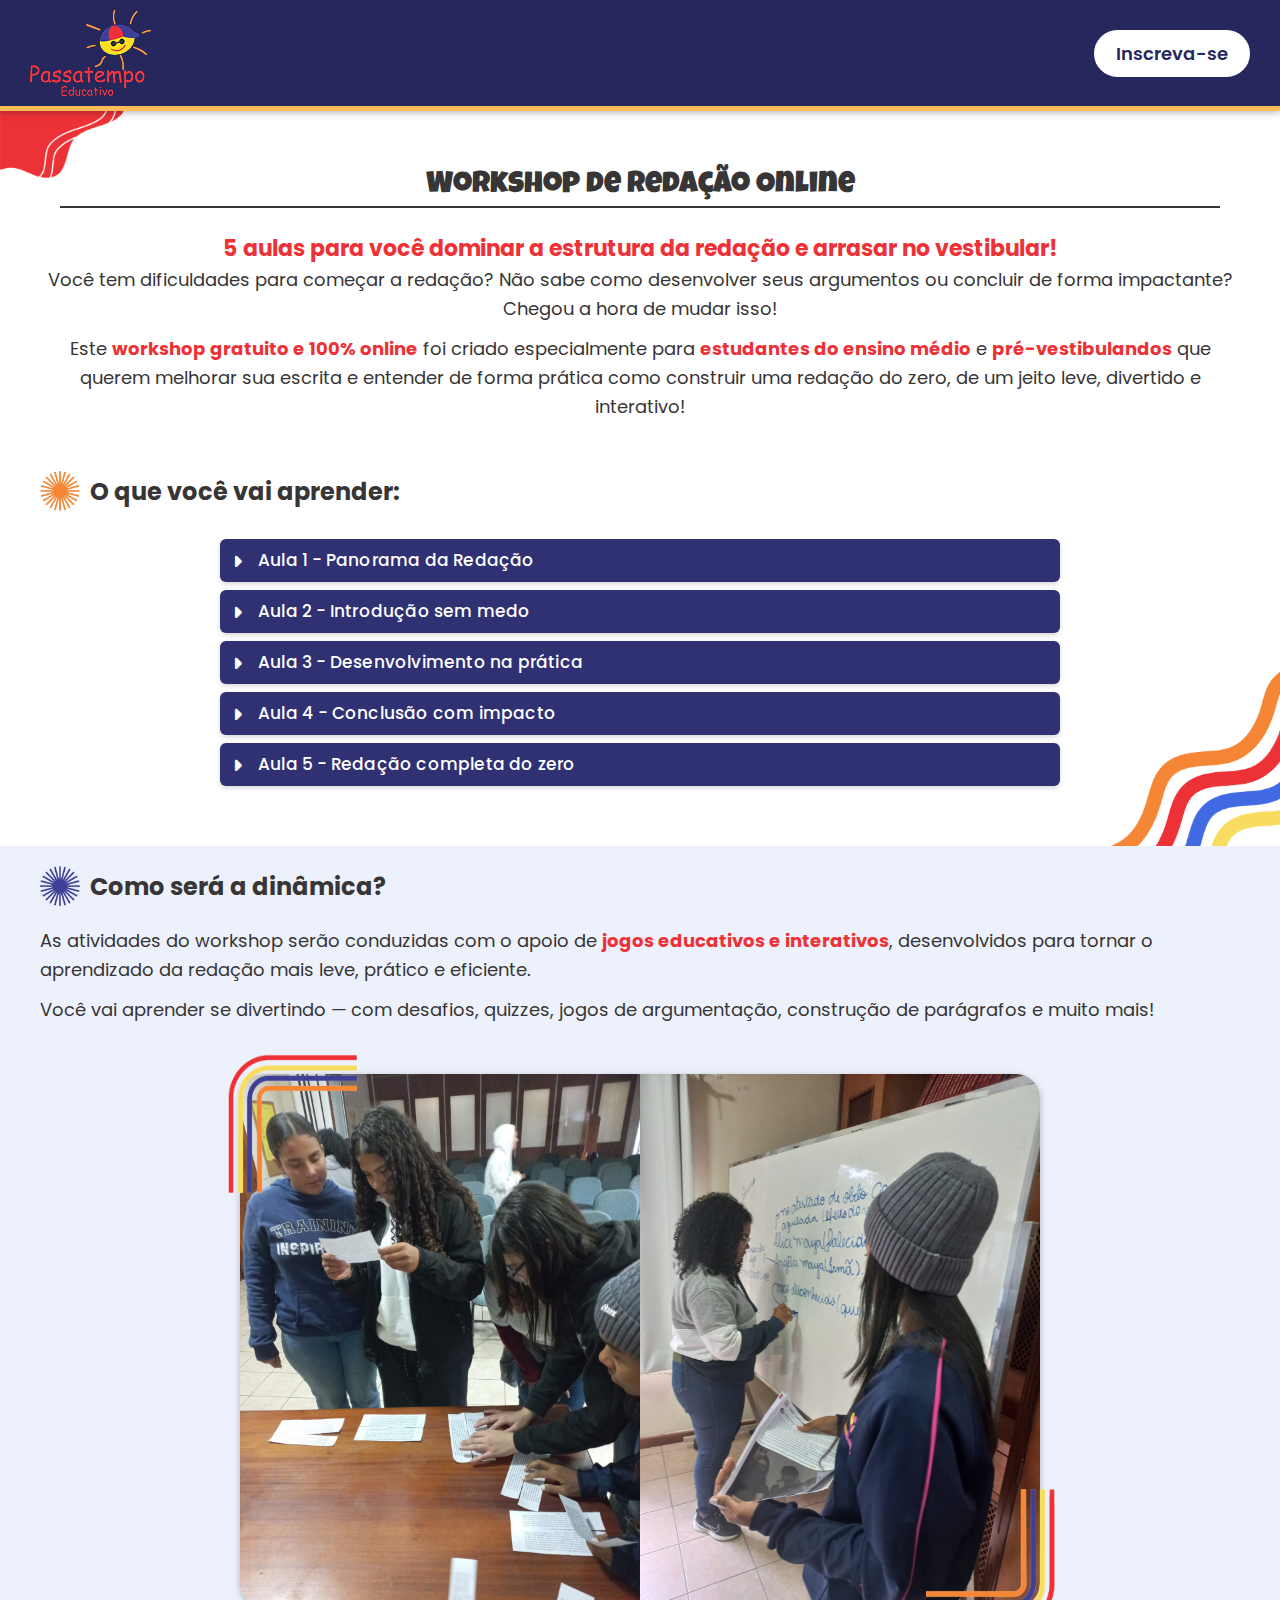
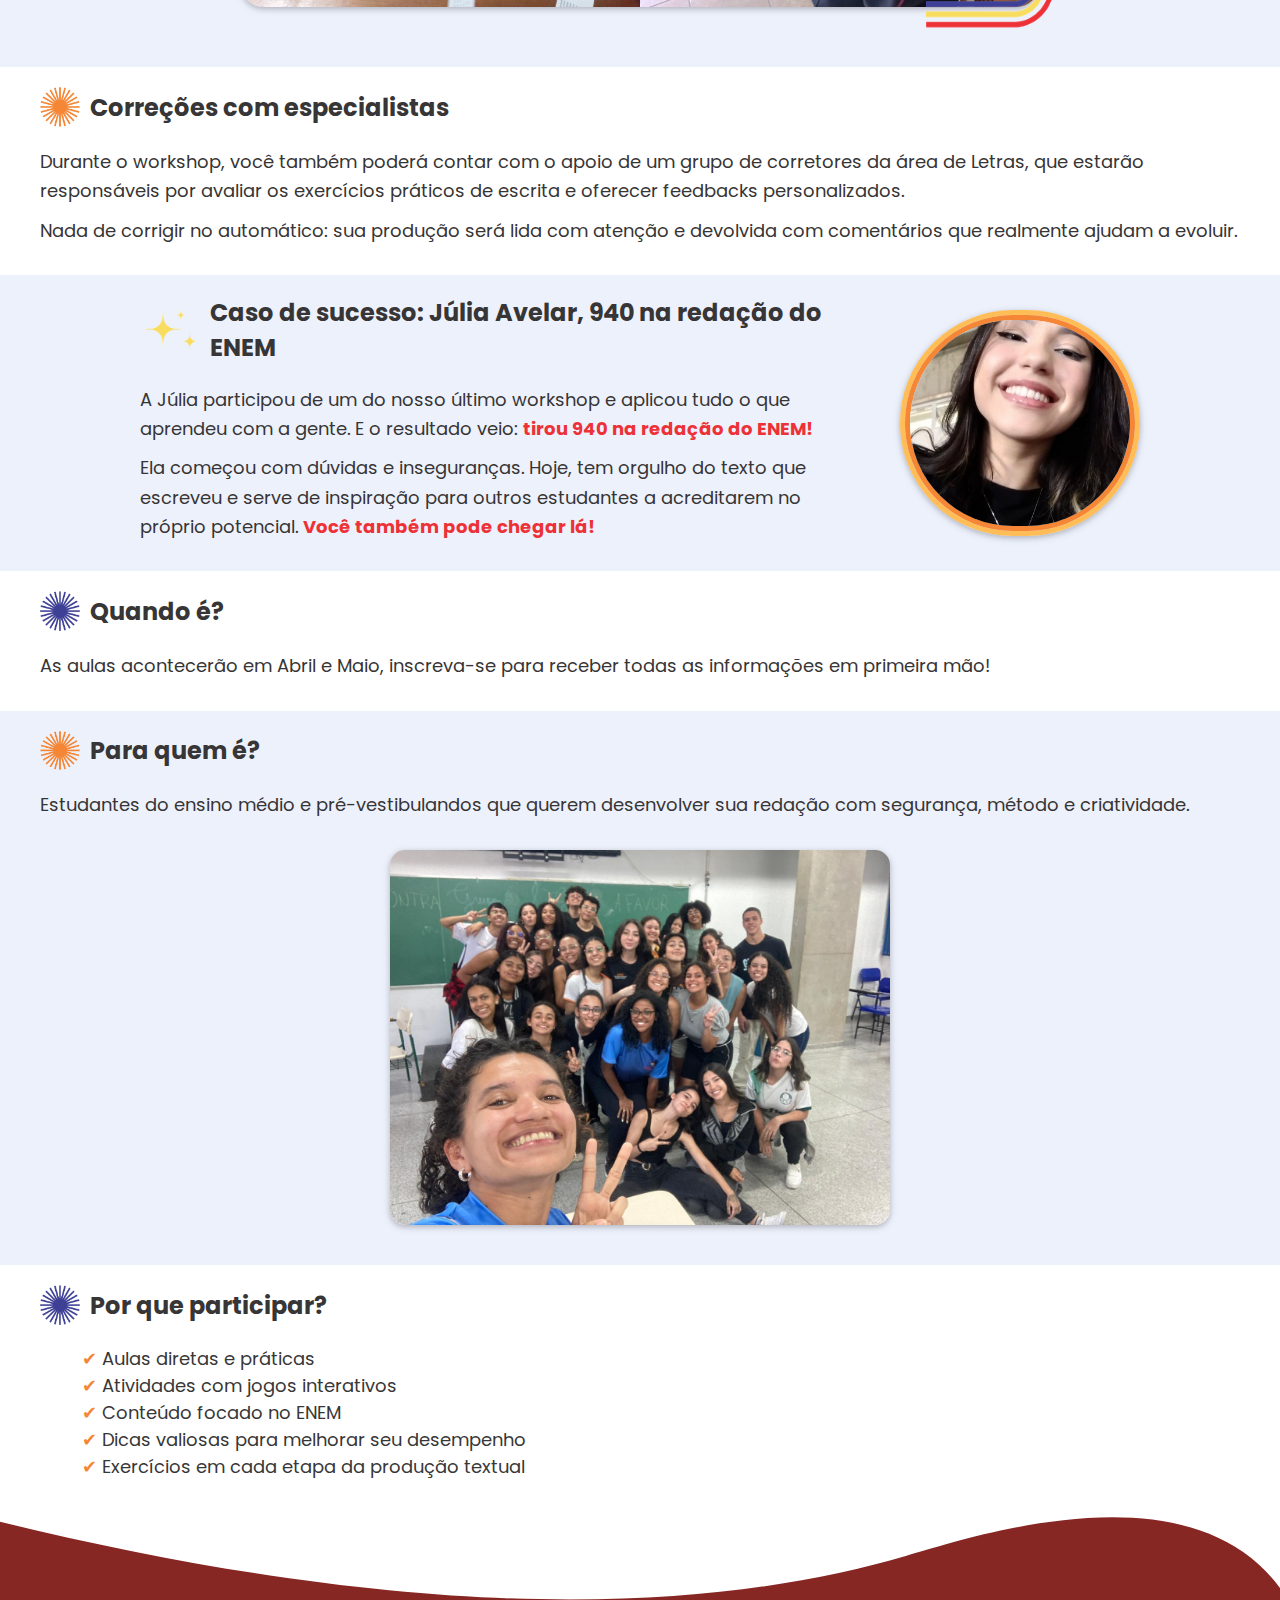
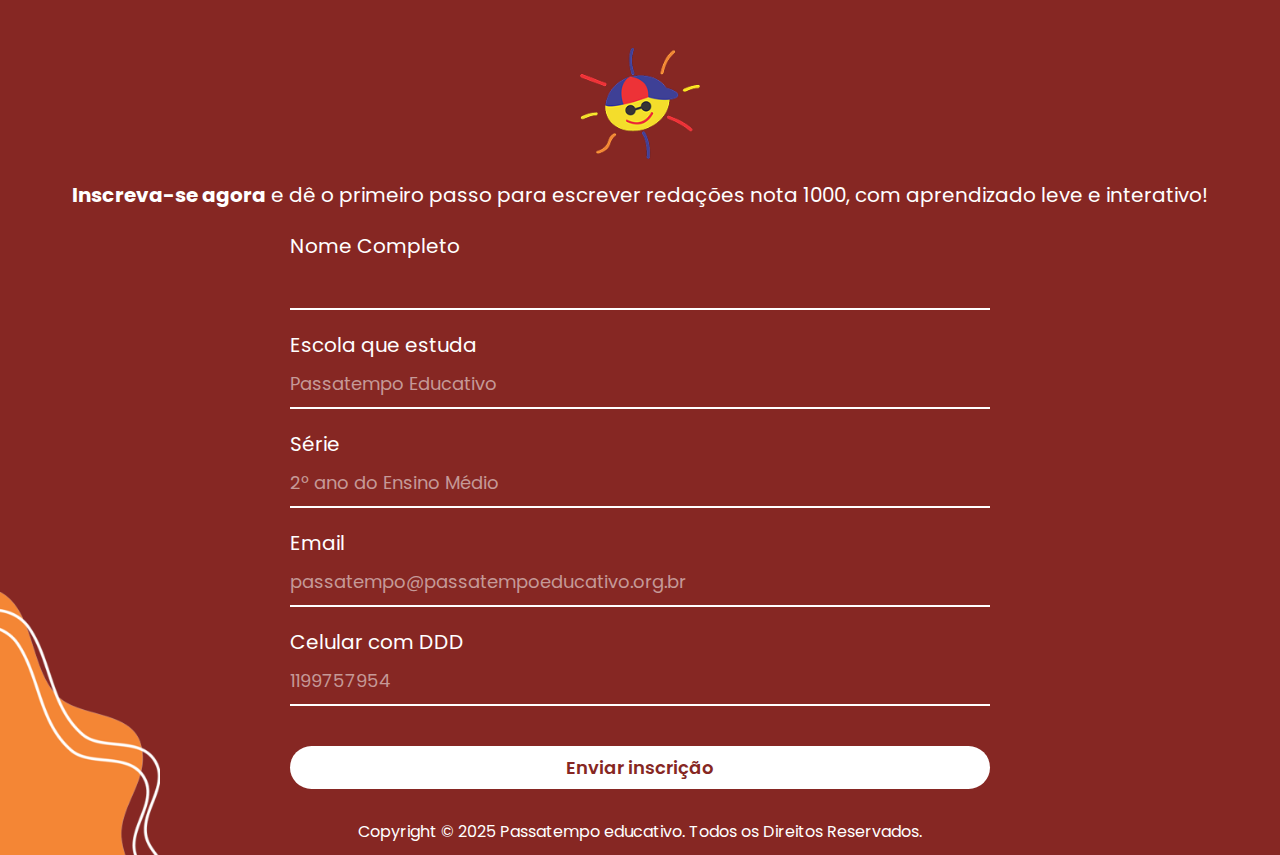
<file: index.html>
<!DOCTYPE html>
<html lang="pt-br">
  <head>
    <meta charset="UTF-8">
    <meta name="viewport" content="width=device-width, initial-scale=1.0">
    <title>Workshop de Redação Online - Passatempo Educativo</title>
    <link rel="icon" href="./assets/logo.png">
    <link rel="stylesheet" href="./style.css">
    <link rel="preconnect" href="https://fonts.googleapis.com">
    <link rel="preconnect" href="https://fonts.gstatic.com" crossorigin>
    <link href="https://fonts.googleapis.com/css2?family=Luckiest+Guy&family=Poppins:wght@400;500;600;700&display=swap" rel="stylesheet">
    <link rel="stylesheet" href="https://cdnjs.cloudflare.com/ajax/libs/font-awesome/6.4.0/css/all.min.css"/>
  </head>
  <body>
    <header>
      <div>
        <img src="./assets/logoPassatempo.png">
        <button onclick="rolarParaInscricao()">
          Inscreva-se
        </button>
      </div>
    </header>
    <main>
      <section id="introducao">
        <img src="./assets/Imagem6.png">
        <div class="wrapper">
          <h1>
            Workshop de Redação Online
          </h1>
          <h2>
            5 aulas para você dominar a estrutura da redação e arrasar no vestibular!
          </h2>
          <p>
            Você tem dificuldades para começar a redação? Não sabe como desenvolver seus argumentos ou concluir de forma impactante? Chegou a hora de mudar isso!
          </p>
          <p>
            Este <strong>workshop gratuito e 100% online</strong> foi criado especialmente para <strong>estudantes do ensino médio</strong> e <strong>pré-vestibulandos</strong> que querem melhorar sua escrita e entender de forma prática como construir uma redação do zero, de um jeito leve, divertido e interativo!
          </p>
        </div>
      </section>
      <section id="aulas">
        <img src="./assets/Imagem8.png">
        <div class="wrapper">
          <h3>
            <img src="./assets/Imagem1.png" width="40">
            <span>O que você vai aprender:</span>
          </h3>
          <div class="accordion">
            <div class="accordion-item">
              <div class="accordion-item-header">
                <i class="fa-solid fa-caret-down"></i>
                <h2>
                  Aula 1 - Panorama da Redação
                </h2>
              </div>
              <div class="accordion-item-body">
                <div class="accordion-item-body-content">
                  <p>
                    Entenda o que é cobrado nas redações dos principais vestibulares e o que faz uma redação alcançar nota máxima.
                  </p>
                </div>
              </div>
            </div>
            <div class="accordion-item">
              <div class="accordion-item-header">
                <i class="fa-solid fa-caret-down"></i>
                <h2>
                  Aula 2 - Introdução sem medo
                </h2>
              </div>
              <div class="accordion-item-body">
                <div class="accordion-item-body-content">
                  <p>
                    Aprenda estratégias para começar bem sua redação, com técnicas para apresentar o tema com clareza e repertório.
                  </p>
                </div>
              </div>
            </div>
            <div class="accordion-item">
              <div class="accordion-item-header">
                <i class="fa-solid fa-caret-down"></i>
                <h2>
                  Aula 3 - Desenvolvimento na prática
                </h2>
              </div>
              <div class="accordion-item-body">
                <div class="accordion-item-body-content">
                  <p>
                    Descubra como estruturar os parágrafos com argumentos consistentes, coesão e repertório sociocultural.
                  </p>
                </div>
              </div>
            </div>
            <div class="accordion-item">
              <div class="accordion-item-header">
                <i class="fa-solid fa-caret-down"></i>
                <h2>
                  Aula 4 - Conclusão com impacto
                </h2>
              </div>
              <div class="accordion-item-body">
                <div class="accordion-item-body-content">
                  <p>
                    Saiba como encerrar sua redação de forma estratégica, retomando ideias e propondo soluções.
                  </p>
                </div>
              </div>
            </div>
            <div class="accordion-item">
              <div class="accordion-item-header">
                <i class="fa-solid fa-caret-down"></i>
                <h2>
                  Aula 5 - Redação completa do zero
                </h2>
              </div>
              <div class="accordion-item-body">
                <div class="accordion-item-body-content">
                  <p>
                    Aplique tudo o que aprendeu: vamos escrever uma redação completa juntos, passo a passo!
                  </p>
                </div>
              </div>
            </div>
          </div>
        </div>
      </section>
      <section id="dinamica">
        <div class="wrapper">
          <h3>
            <img src="./assets/Imagem2.png" width="40">
            <span>Como será a dinâmica?</span>
          </h3>
          <p>
            As atividades do workshop serão conduzidas com o apoio de <strong>jogos educativos e interativos</strong>, desenvolvidos para tornar o aprendizado da redação mais leve, prático e eficiente.
          </p>
          <p>
            Você vai aprender se divertindo — com desafios, quizzes, jogos de argumentação, construção de parágrafos e muito mais!
          </p>
          <div class="dinamicas">
            <div class="box-img1">
              <span class="retrato-box img-2">
                <img src="./assets/Imagem7.png">
              </span>
              <img src="./assets/dinamica1.jpeg">
            </div>
            <div class="box-img2">
              <img src="./assets/dinamica2.jpeg">
            </div>
            <span class="retrato-box img-1">
              <img src="./assets/Imagem7.png">
            </span>
            <span class="retrato-box img-2">
              <img src="./assets/Imagem7.png">
            </span>
          </div>
        </div>
      </section>
      <section id="correcao">
        <div class="wrapper">
          <h3>
            <img src="./assets/Imagem1.png" width="40">
            <span>Correções com especialistas</span>
          </h3>
          <p>
            Durante o workshop, você também poderá contar com o apoio de um grupo de corretores da área de Letras, que estarão responsáveis por avaliar os exercícios práticos de escrita e oferecer feedbacks personalizados.
          </p>
          <p>
            Nada de corrigir no automático: sua produção será lida com atenção e devolvida com comentários que realmente ajudam a evoluir.
          </p>
        </div>
      </section>
      <section id="caso-sucesso">
        <div class="wrapper">
          <div>
            <h3>
              <img src="./assets/Imagem3.png" width="60">
              <span>Caso de sucesso: Júlia Avelar, 940 na redação do ENEM</span>
            </h3>
            <p>
              A Júlia participou de um do nosso último workshop e aplicou tudo o que aprendeu com a gente. E o resultado veio: <strong>tirou 940 na redação do ENEM!</strong>
            </p>
            <p>
              Ela começou com dúvidas e inseguranças. Hoje, tem orgulho do texto que escreveu e serve de inspiração para outros estudantes a acreditarem no próprio potencial. <strong>Você também pode chegar lá!</strong>
            </p>
          </div>
          <div class="box-img">
            <img src="./assets/ex-aluna-julia.jpg">
          </div>
        </div>
      </section>
      <section id="data">
        <div class="wrapper">
          <h3>
            <img src="./assets/Imagem2.png" width="40">
            <span>Quando é?</span>
          </h3>
          <p>
            As aulas acontecerão em Abril e Maio, inscreva-se para receber todas as informações em primeira mão!
          </p>
        </div>
      </section>
      <section id="para-quem">
        <div class="wrapper">
          <h3>
            <img src="./assets/Imagem1.png" width="40">
            <span>Para quem é?</span>
          </h3>
          <p>
            Estudantes do ensino médio e pré-vestibulandos que querem desenvolver sua redação com segurança, método e criatividade.
          </p>
          <div>
            <img src="./assets/turma.jpeg">
          </div>
        </div>
      </section>
      <section>
        <div class="wrapper">
          <h3>
            <img src="./assets/Imagem2.png" width="40">
            <span>Por que participar?</span>
          </h3>
          <ul>
            <li>
              Aulas diretas e práticas
            </li>
            <li>
              Atividades com jogos interativos
            </li>
            <li>
              Conteúdo focado no ENEM
            </li>
            <li>
              Dicas valiosas para melhorar seu desempenho
            </li>
            <li>
              Exercícios em cada etapa da produção textual
            </li>
          </ul>
        </div>
      </section>
      <svg class="onda" xmlns="http://www.w3.org/2000/svg" viewBox="18 30 975 112.25">
        <path d="M0,6V0H1000q.5,63.95,1,127.89C651.55,41.39,440.4,62,310,100c-48.21,14.06-191.14,61.38-266-6.11C15.14,67.88,4.49,32.1,0,6Z"></path>
      </svg>
    </main>
    <footer>
      <img src="./assets/Imagem4.png" class="elemento-visual">
      <img src="./assets/logo.png" width="120">
      <p>
        <strong>Inscreva-se agora</strong> e dê o primeiro passo para escrever redações nota 1000, com aprendizado leve e interativo!
      </p>
      <form id="formulario" action="https://formsubmit.co/passatempo@passatempoeducativo.org.br" method="POST">
        <input type="hidden" name="_autoresponse" value="Recebemos sua mensagem, obrigado pelo contato e logo responderemos!"/>
        <input type="hidden" name="_next" value="https://passatempoworkshop.vercel.app/enviado.html">
        <input type="hidden" name="_template" value="box">
        <input type="hidden" name="_captcha" value="false"/>

        <label>Nome Completo</label>
        <input type="text" name="Nome" required>

        <label>Escola que estuda</label>
        <input type="text" name="Escola" required placeholder="Passatempo Educativo">

        <label>Série</label>
        <input type="text" name="Série" required placeholder="2º ano do Ensino Médio">

        <label>Email</label>
        <input type="email" name="Email" required placeholder="passatempo@passatempoeducativo.org.br">

        <label>Celular com DDD</label>
        <input type="tel" name="Celular" required placeholder="1199757954" pattern="\d{10,11}" minlength="11" maxlength="11">

        <button type="submit">Enviar inscrição</button>
      </form>
      <p class="cw">
        Copyright © 2025 Passatempo educativo. Todos os Direitos Reservados.
      </p>
    </footer>
    <script src="script.js"></script>
  </body>
</html>
</file>
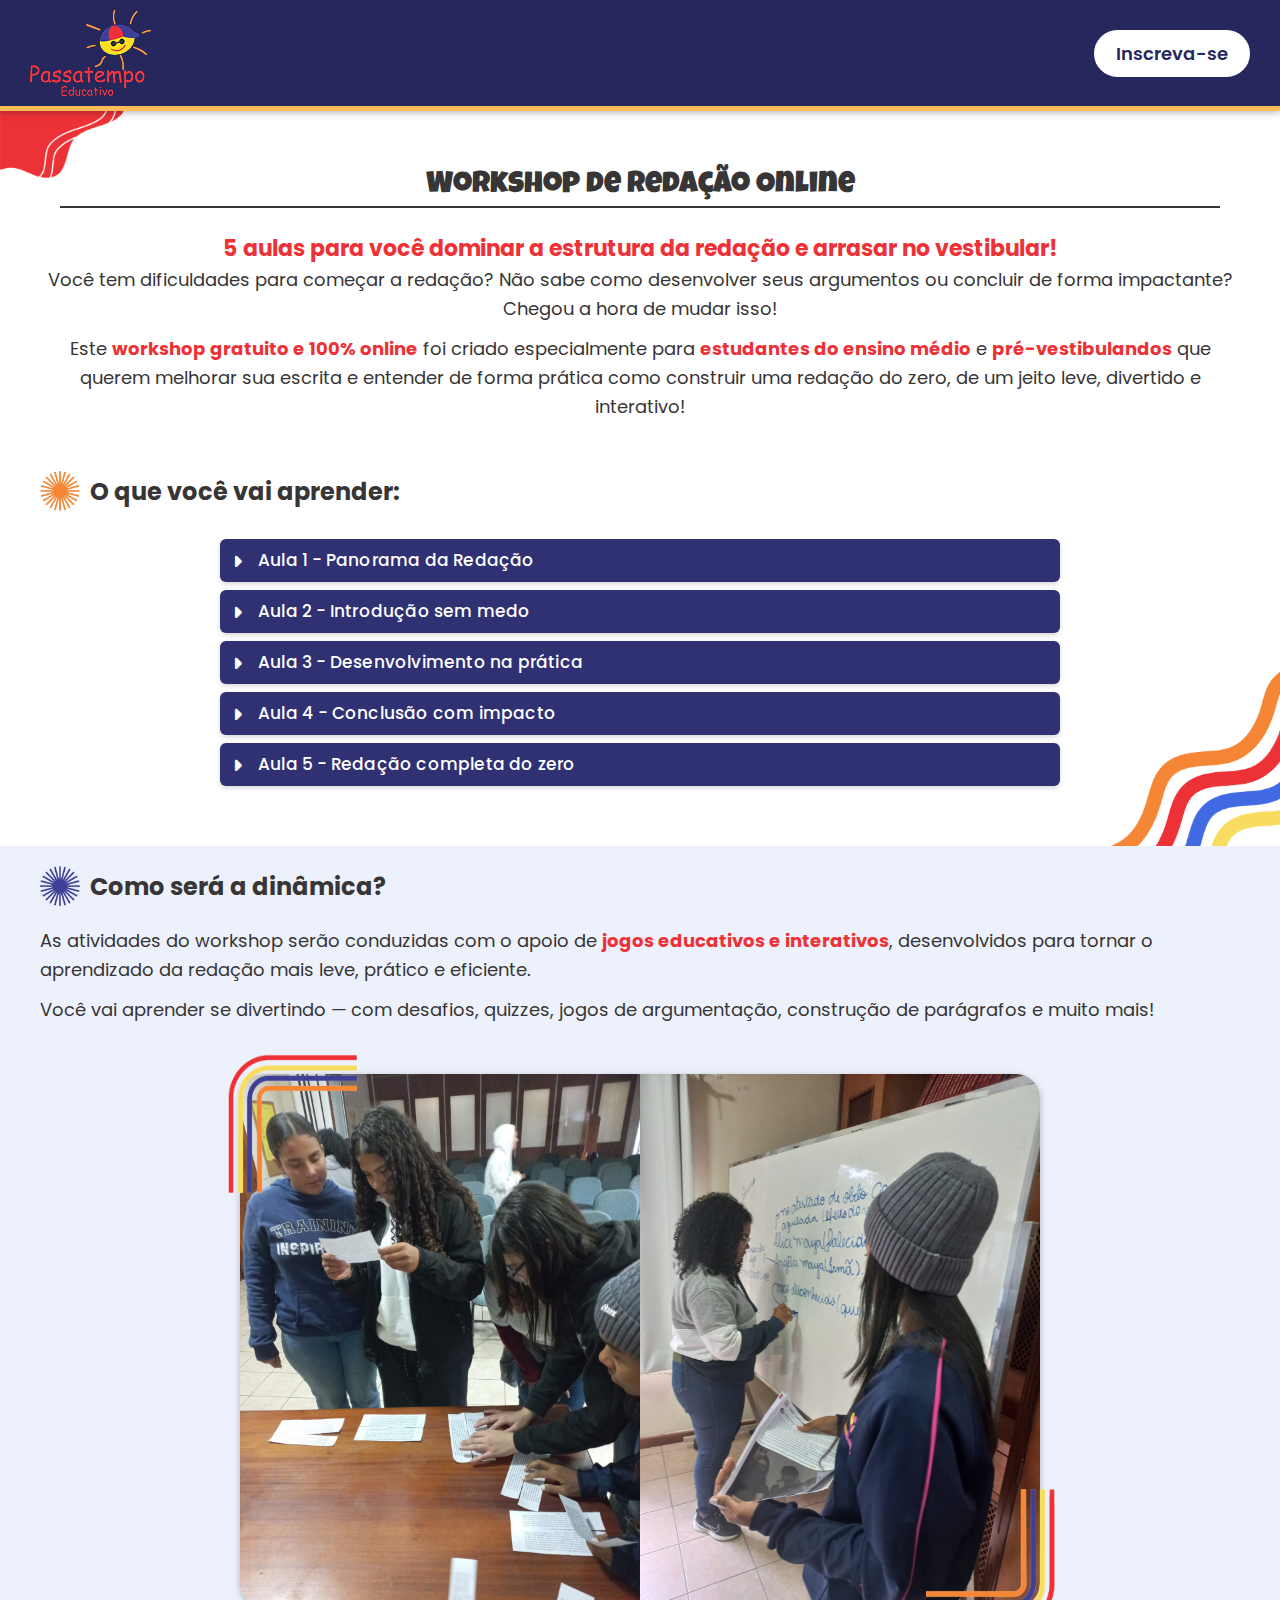
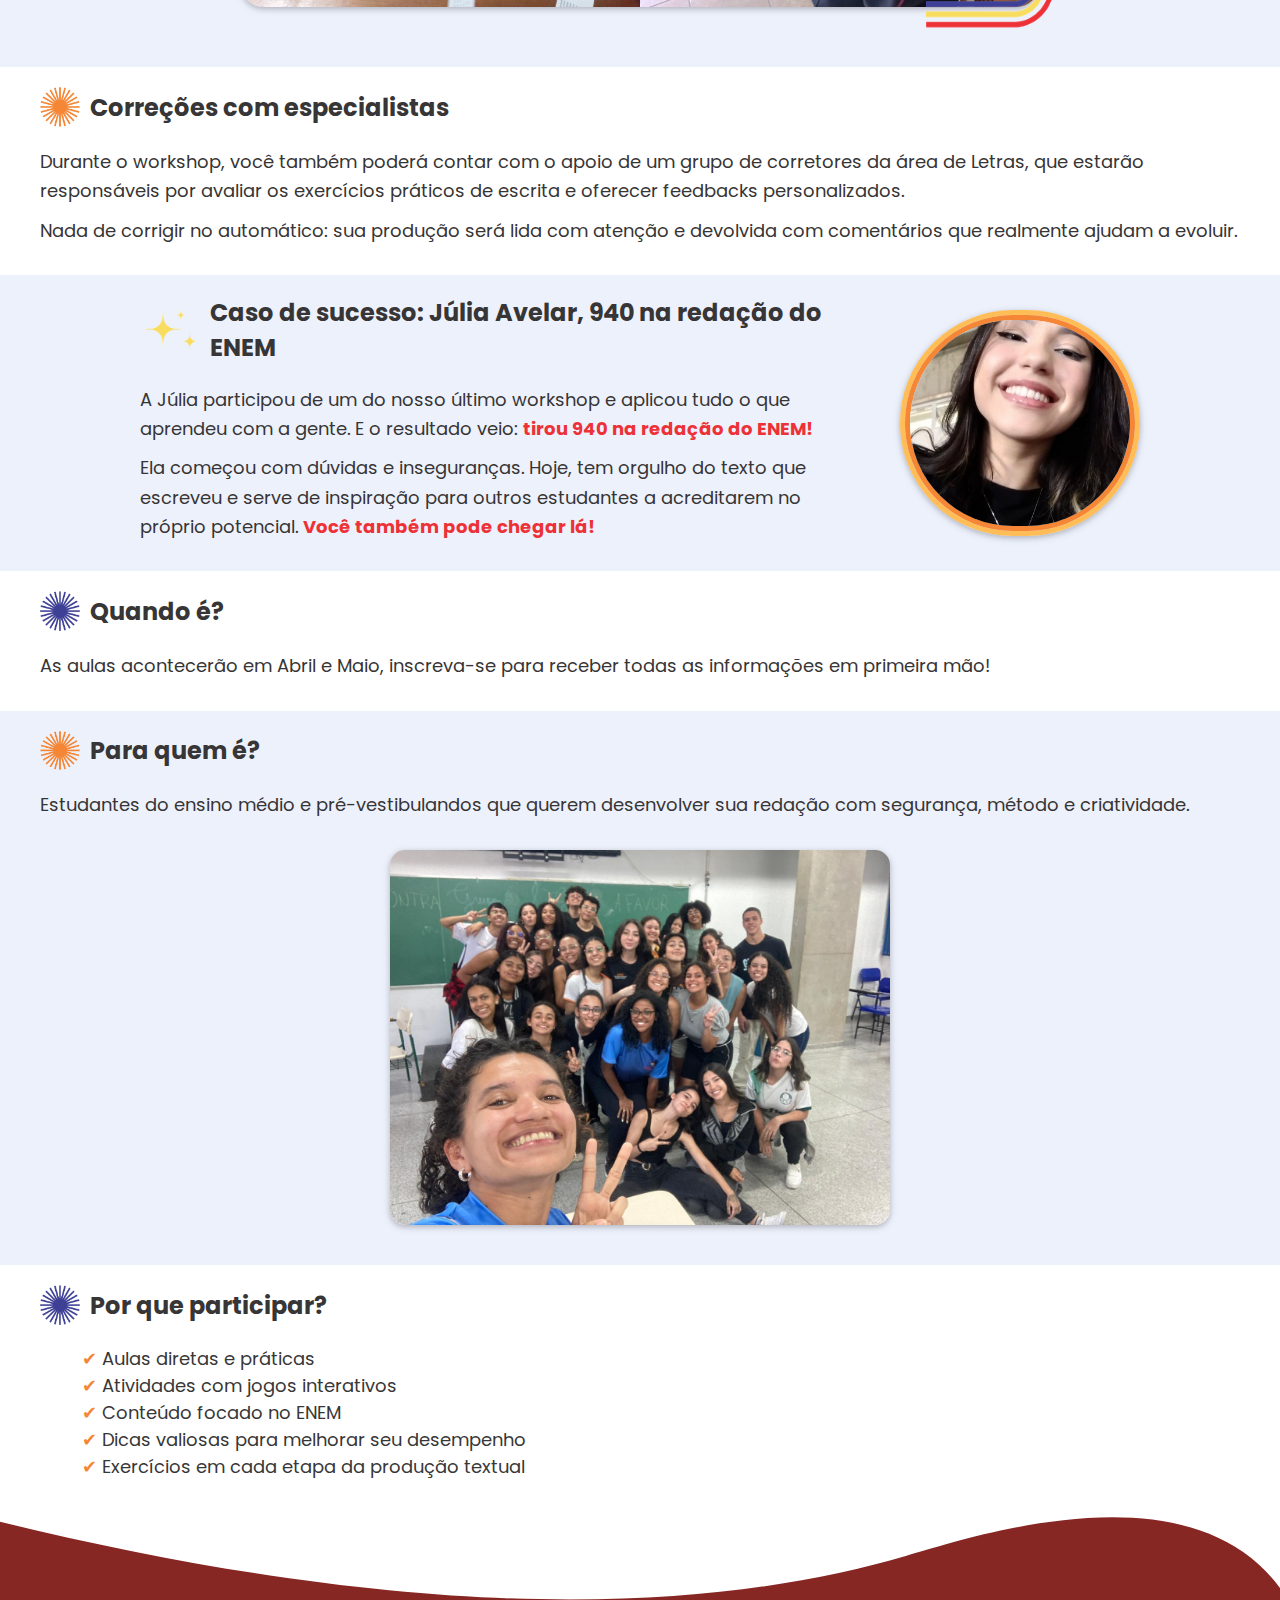
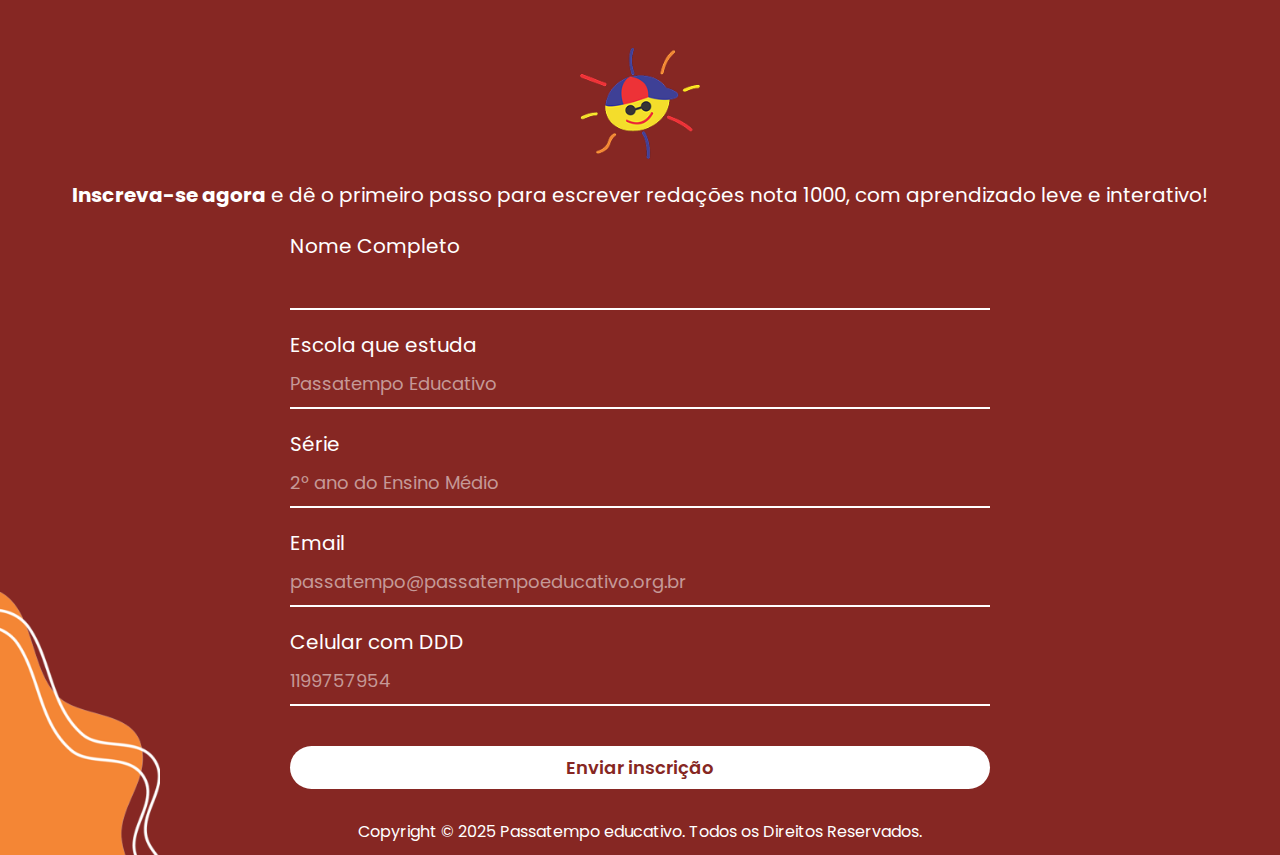
<file: enviado.html>
<!DOCTYPE html>
<html lang="pt-br">
  <head>
    <meta charset="UTF-8">
    <meta name="viewport" content="width=device-width, initial-scale=1.0">
    <title>Workshop de Redação Online - Passatempo Educativo</title>
    <link rel="icon" href="./assets/logo.png">
    <link rel="stylesheet" href="style.css"/>
    <link rel="preconnect" href="https://fonts.googleapis.com">
    <link rel="preconnect" href="https://fonts.gstatic.com" crossorigin>
    <link href="https://fonts.googleapis.com/css2?family=Luckiest+Guy&family=Ubuntu:wght@300;400;500;700&display=swap" rel="stylesheet">
    <script>
      if (localStorage.getItem('formEnviado') !== 'true') {
        window.location.href = '/';
      } else {
        localStorage.removeItem('formEnviado');

        document.addEventListener("DOMContentLoaded", function () {
          document.body.style.display = 'block';
        });
      }
    </script>
    <style>
      body {
        display: none;
      }
    </style>
  </head>
  <body>
    <div class="emailSent">
      <img src="./assets/logo.png"/>
      <img src="./assets/Imagem9.png" class="visual1" width="120"/>
      <img src="./assets/Imagem9.png" class="visual2" width="120"/>
      <div>
        <p>Inscrição enviada com sucesso!</p>
        <p>Obrigado por ter feito contato conosco, logo responderemos sua mensagem.</p>
        <a href="/">Voltar para a página inicial</a>
      </div>
    </div>
  </body>
</html>
</file>
<file: style.css>
* {
  margin: 0;
  padding: 0;
  box-sizing: border-box;
  font-family: "Poppins", sans-serif;
}

body {
  color: #383737;
}

img {
  user-select: none;
}

h1 {
  text-align: center;
}

h3 {
  color: #373535;
  font-size: 24px;
  padding-bottom: 20px;
  display: flex;
  align-items: center;
  gap: 10px;
}

ul {
  padding-left: 42px;
}

li {
  list-style: none;
}

strong {
  color: #ED3237;
}

p {
  font-size: 18px;
  padding-bottom: 10px;
  color: #373535;
  line-height: 1.625;
}

header {
  width: 100%;
  position: fixed;
  top: 0;
  background-color: #26275c;
  border-bottom: 5px solid #FFBD57;
  box-shadow: 0 2px 5px #00000029, 0 2px 10px #0000001f;
  z-index: 999;
}

header > div {
  display: flex;
  align-items: center;
  justify-content: space-between;
  padding: 10px;
  max-width: 1240px;
  margin: 0 auto;
}

header button {
  user-select: none;
  background-color: white;
  color: #26275c;
  font-size: 18px;
  font-weight: 600;
  cursor: pointer;
  border-radius: 999px;
  padding: 8px 20px;
  border: 2px solid white;
  transition: 200ms;
}

header button:hover {
  background-color: #26275c;
  color: white;
}

main {
  overflow-x: hidden;
  margin-top: 111px;
}

.wrapper {
  max-width: 1240px;
  margin: 0 auto;
  padding: 20px;
}

#introducao {
  position: relative;
  z-index: 1;
  padding-top: 40px;
  text-align: center;
}

#introducao > img {
  position: absolute;
  top: 0;
  left: 0;
  z-index: -1;
  width: 124px;
}

#introducao h1 {
  font-family: "Luckiest Guy", cursive;
  color: #373535;
  border-bottom: 2px solid #373535;
  padding-bottom: 5px;
  font-weight: 400;
  font-size: 30px;
  margin: 0 20px 24px;
}

#introducao h2 {
  font-size: 22px;
  color: #ED3237;
}

#aulas {
  padding-bottom: 40px;
  position: relative;
  z-index: 1;
}

#aulas > img {
  position: absolute;
  bottom: 0;
  right: 0;
  z-index: -1;
  width: 170px;
}

.dinamicas {
  display: flex;
  justify-content: center;
  width: fit-content;
  margin: 40px auto 40px;
  position: relative;
  border-radius: 24px;
  box-shadow: rgba(0, 0, 0, 0.16) 0px 2px 5px, rgba(0, 0, 0, 0.12) 0px 2px 10px;
}

.retrato-box {
  position: absolute;
  max-width: 150px;
}

.retrato-box.img-1 {
  left: -33px;
  top: -20px;
  padding-left: 20px;
}

.retrato-box.img-2 {
  right: -36px;
  bottom: -21px;
  transform: rotate(180deg);
  padding-left: 20px;
}

.retrato-box img {
  width: 100%;
}

.dinamicas div {
  max-width: 400px;
}

.dinamicas div img {
  width: 100%;
  display: flex;
}

.dinamicas div:nth-child(1) img {
  border-top-left-radius: 24px;
  border-bottom-left-radius: 24px;
}

.dinamicas div:nth-child(2) img {
  border-top-right-radius: 24px;
  border-bottom-right-radius: 24px;
}

#caso-sucesso .wrapper {
  justify-content: center;
}

#caso-sucesso > div {
  display: flex;
  align-items: center;
  gap: 40px
}

#caso-sucesso .wrapper div:nth-child(1) {
  width: 60%;
}

#caso-sucesso .box-img {
  position: relative;
  height: fit-content;
  border-radius: 999px;
  border: 5px solid #FFBD57;
  width: 240px;
  box-shadow: rgba(0, 0, 0, 0.16) 0px 2px 5px, rgba(0, 0, 0, 0.12) 0px 2px 10px;
}

#caso-sucesso .box-img > img {
  display: flex;
  width: 100%;
  border-radius: 999px;
  border: 5px solid #F48635;
}

#para-quem .wrapper div {
  max-width: 500px;
  margin: 20px auto;
  box-shadow: rgba(0, 0, 0, 0.16) 0px 2px 5px, rgba(0, 0, 0, 0.12) 0px 2px 10px;
  border-radius: 15px;
  position: relative;
}

#para-quem .wrapper div img {
  width: 100%;
  display: flex;
  border-radius: 15px;
}

ul li {
  font-size: 18px;
}

ul li::before {
  content: "✔ ";
  color: #F48635;
}

.onda {
  display: flex;
  transform: rotate(180deg);
  fill: #862723;
  margin-right: -13px;
}

footer {
  position: relative;
  z-index: 1;
  padding: 0 30px 10px;
  background-color: #862723;
  display: flex;
  flex-direction: column;
  align-items: center;
  justify-content: center;
  margin-top: -1px;
}

.elemento-visual {
  position: absolute;
  bottom: 0px;
  left: 0px;
  z-index: -1;
  width: 160px;
}

footer p {
  color: white;
  font-size: 20px;
  padding: 20px 0;
  text-align: center;
}

footer strong {
  color: white;
}

form {
  display: flex;
  flex-direction: column;
  align-items: left;
  width: 80%;
  max-width: 700px;
}

label {
  color: white;
  font-size: 20px;
}

input::placeholder {
  color: rgba(255, 255, 255, 0.534);
}

input {
  color: white;
  font-size: 18px;
  outline: none;
  padding: 10px;
  padding-left: 0;
  background-color: transparent;
  border-top: 0;
  border-right: 0;
  border-left: 0;
  border-bottom: 2px solid white;
  margin-bottom: 20px;
}

form button {
  margin-top: 20px;
  user-select: none;
  background-color: white;
  color: #862723;
  font-size: 18px;
  font-weight: 600;
  cursor: pointer;
  border-radius: 999px;
  padding: 8px 20px;
  border: none;
}

#dinamica, #caso-sucesso, #para-quem {
  background-color: #EDF1FC;
}

.cw {
  font-size: 16px;
  padding-top: 30px;
  padding-bottom: 0px;
}

/*
#F2F5F7
#EDF1FC
*/

.accordion {
  width: 70%;
  display: flex;
  flex-direction: column;
  margin: 0 auto;
}

.accordion-item {
  background-color: #2f3173;
  margin-top: 8px;
  border-radius: 6px;
  box-shadow: 0 2px 5px 0 rgba(0, 0, 0, 0.164);
}

.accordion-item-header {
  padding: 12px;
  display: flex;
  align-items: center;
  position: relative;
  cursor: pointer;
  justify-content: space-between;
  gap: 15px;
  color: white;
  user-select: none;
}

.accordion-item-header h2 {
  width: 100%;
  font-size: 17px;
  font-weight: 500;
  line-height: 19px;
  letter-spacing: 0.2px;
}

.accordion-item-header i {
  font-size: 18px;
  transform: rotate(270deg);
  transition: 0.2s;
  user-select: none;
}

.accordion-item-header.active i {
  transform: rotate(360deg);
  transition: 0.2s;
  color: white;
}

.accordion-item-header.active {
  transition: 0.3s;
  border-top-left-radius: 4.5px;
  border-top-right-radius: 4.5px;
}

.accordion-item-body {
  max-height: 0;
  overflow: hidden;
  transition: max-height 0.2s ease-out;
}

.accordion-item-body-content {
  background-color: #F3F3F3;
  display: flex;
  flex-direction: column;
  padding: 10px 20px;
  gap: 14px;
  border-radius: 0 0 4px 4px;
}

.accordion-item-body-content p {
  font-size: 18px;
  padding: 0px;
}

@media screen and (max-width: 840px) {
  .accordion {
    width: 90%;
  }
  #caso-sucesso .wrapper {
    flex-direction: column-reverse;
    gap: 20px;
    text-align: center;
  }
  #caso-sucesso .wrapper div:nth-child(1) {
    width: 100%; 
  } 
  header img {
    width: 100px;
  }
  main {
    margin-top: 96px;
  }
}

@media screen and (max-width: 480px) {
  .accordion {
    width: 100%;
  }
  
}

.emailSent {
  display: flex;
  height: 100vh;
  align-items: center;
  justify-content: center;
  flex-direction: column;
  gap: 30px;
  text-align: center;
  padding: 0 20px 60px;
  background-color: #EDF1FC;
  position: relative;
}

.emailSent .visual1 {
  position: absolute;
  top: 0;
  right: 0;
}

.emailSent .visual2 {
  position: absolute;
  bottom: 0;
  left: 0;
  transform: rotate(180deg);
}

.emailSent > div {
  display: flex;
  align-items: center;
  justify-content: center;
  flex-direction: column;
  text-align: center;
}

.emailSent p {
  padding: 0px;
  color: #373535;
  font-size: 24px;
  font-family: "Luckiest Guy", cursive;
}

.emailSent a {
  margin-top: 30px;
  user-select: none;
  background-color: #26275c;
  color: white;
  font-size: 18px;
  font-weight: 600;
  cursor: pointer;
  border-radius: 999px;
  padding: 8px 20px;
  border: 2px solid #26275c;
  transition: 200ms;
  text-decoration: none;
}

.emailSent a:hover {
  background-color: rgba(255, 255, 255, 0.288);
  color: #26275c;
}
</file>
